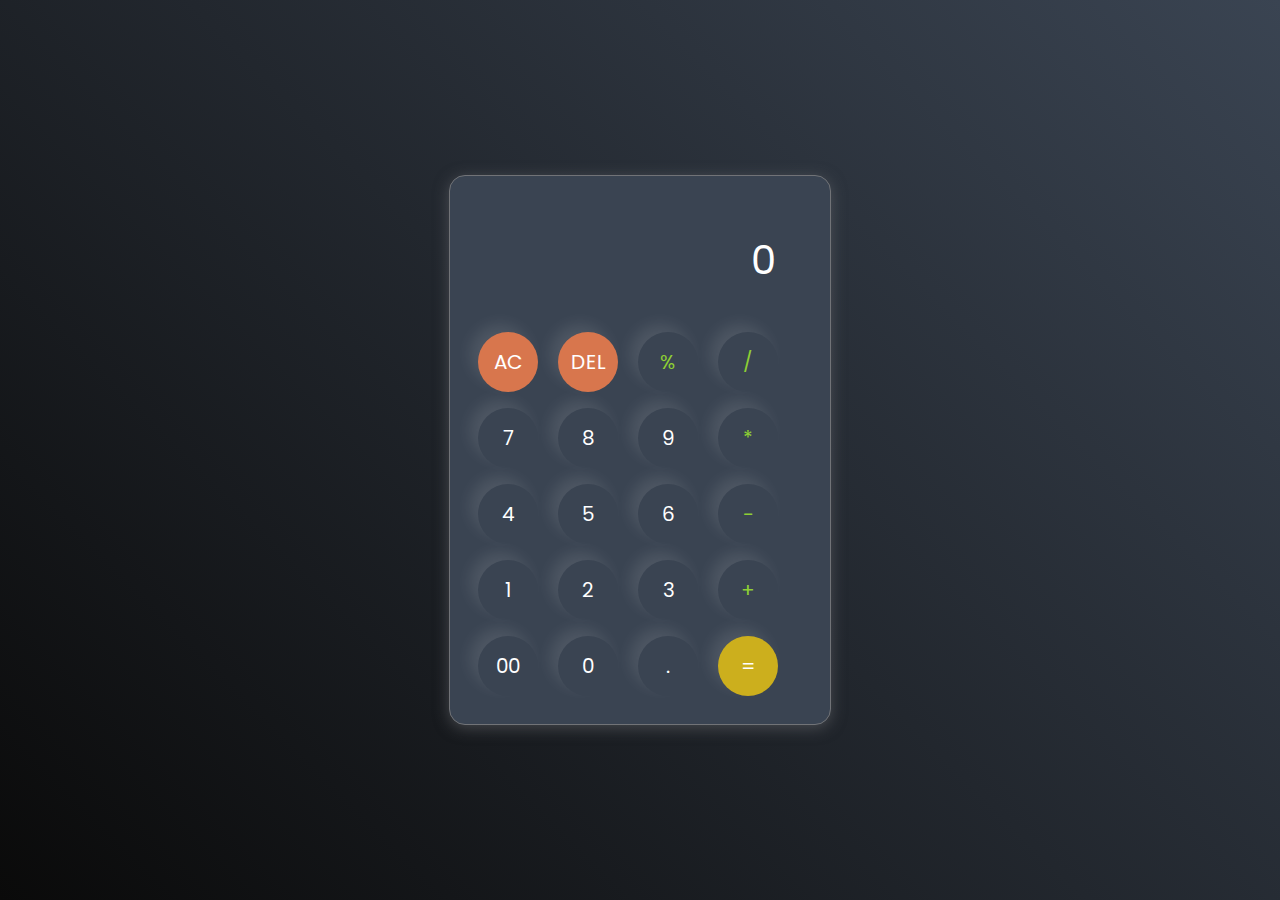
<file: TASK1/index.html>
<!DOCTYPE html>
<html lang="en">
<head>
    <meta charset="UTF-8">
    <meta name="viewport" content="width=device-width, initial-scale=1.0">
    <title>Calculator</title>
    <link rel="stylesheet" href="./style.css">
</head>
<body>
    
<div class="calculator">
    <input type="text" placeholder="0" id="inputbox">
    <div>
        <button class="extra">AC</button>
        <button class="extra">DEL</button>
        <button class="operator">%</button>
        <button class="operator">/</button>
    </div>
    <div>
        <button>7</button>
        <button>8</button>
        <button>9</button>
        <button class="operator">*</button>
    </div>
    <div>
        <button>4</button>
        <button>5</button>
        <button>6</button>
        <button class="operator">-</button>
    </div>
    <div>
        <button>1</button>
        <button>2</button>
        <button>3</button>
        <button class="operator">+</button>
    </div>
    <div>
        <button>00</button>
        <button>0</button>
        <button>.</button>
        <button class="equal">=</button>
    </div>
</div>


<script src="./script.js"></script>
</body>
</html>
</file>
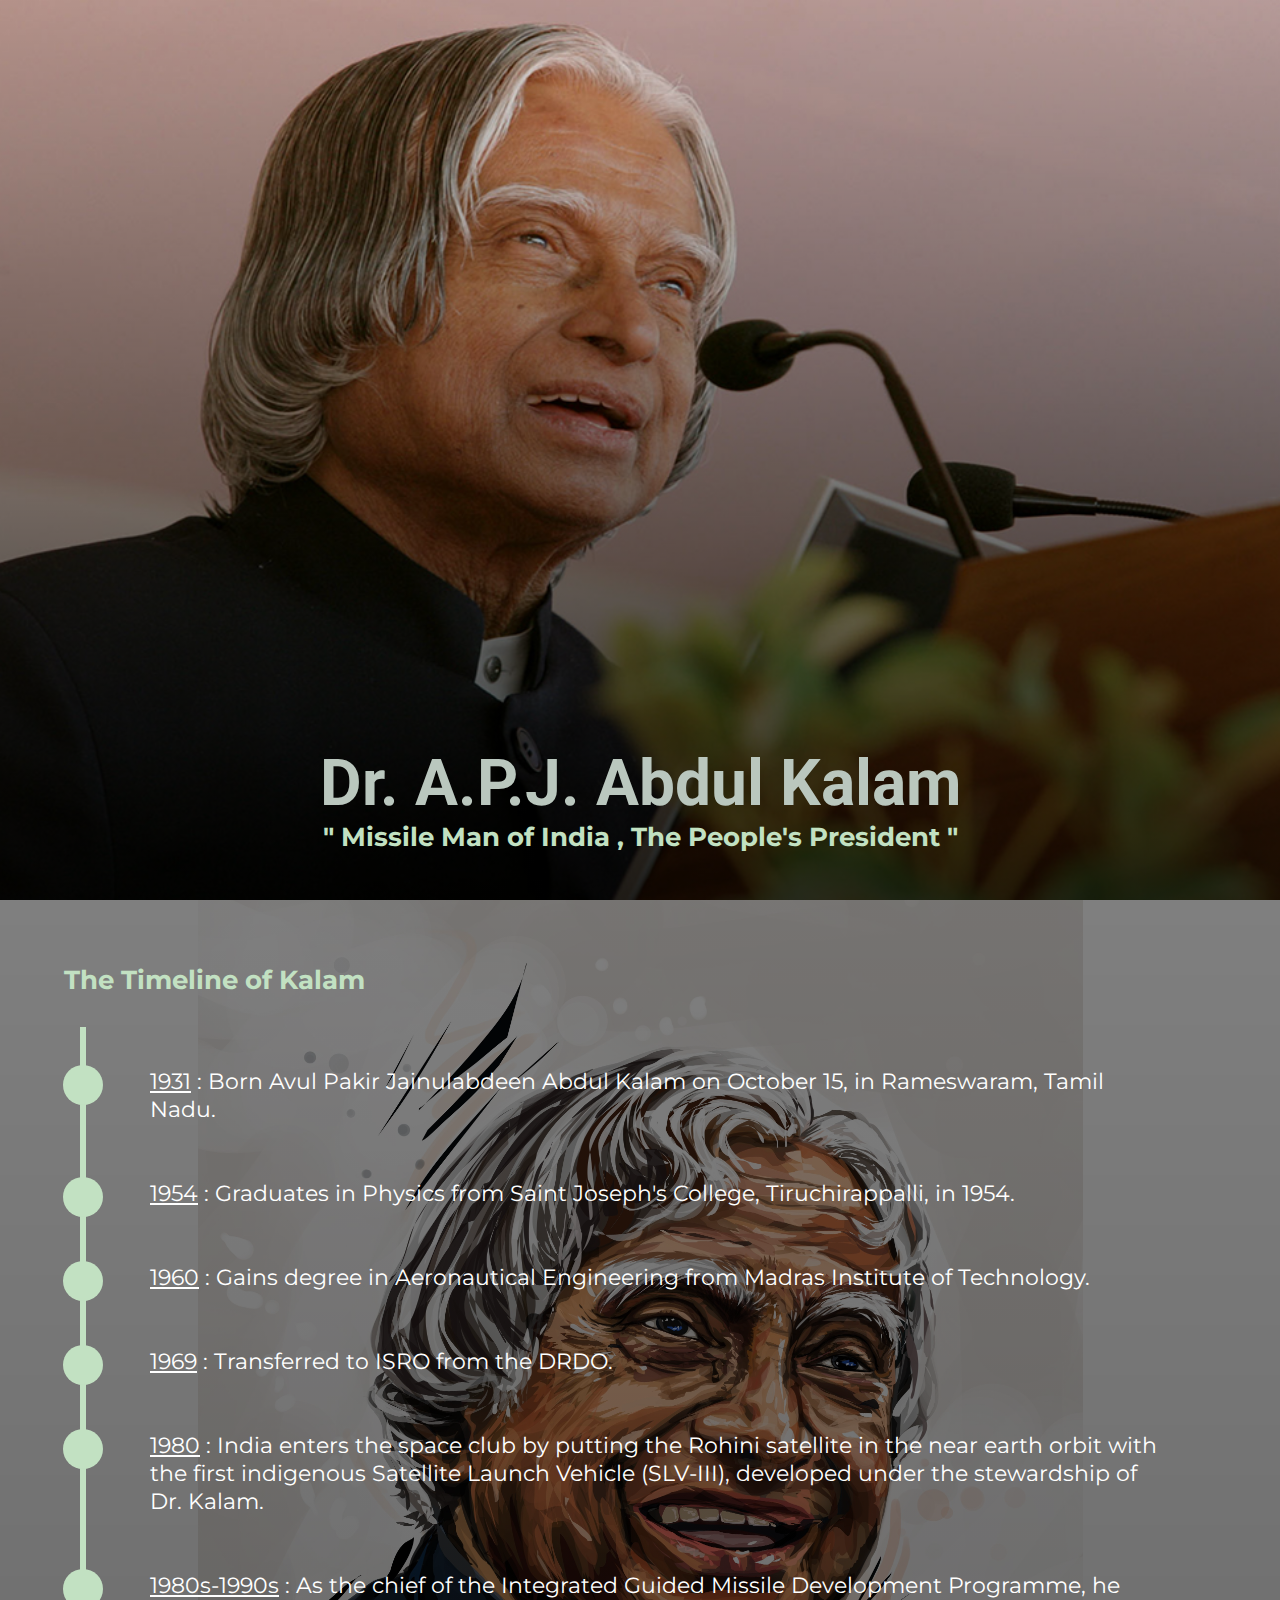
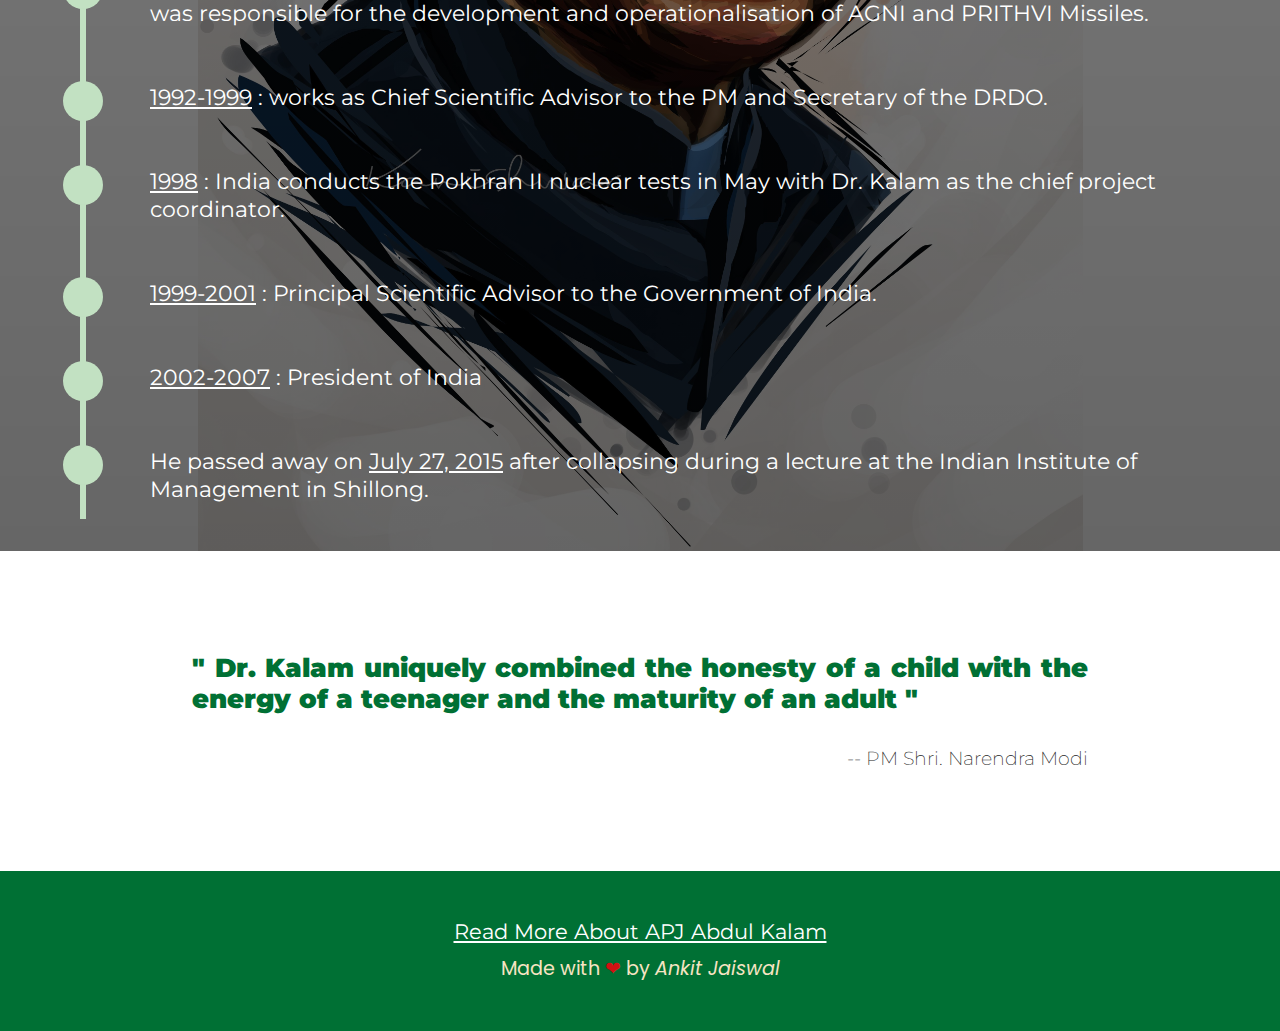
<file: TASK2/index.html>
<!DOCTYPE html>
<html lang="en">

<head>
    <meta charset="UTF-8">
    <meta name="description" content="Tribute Page - Dr. A.P.J. Abdul Kalam">
    <meta name="keywords" content="tribute page , abdul kalam, kalam, essay on kalam , Tribute Page - Dr. A.P.J. Abdul Kalam, tribute to abdul kalam , APJ kalam , github pages, demo website, projects using html and css only, short description about abdul kalam">
    <meta http-equiv="X-UA-Compatible" content="IE=edge">
    <meta name="author" content="Priyanshu Trivedi">
    <meta name="viewport" content="width=device-width, initial-scale=1.0">
    <title>Tribute Page - Dr. A.P.J. Abdul Kalam</title>
    <link rel="stylesheet" href="style.css">
    <link rel="stylesheet" href="responsive.css">
</head>

<body>
    <header class="hero-section flex">
        <!-- <img src="images/Announcements.jpg" alt=""> -->
        <div class="hero-section-content flex">
            <h1 class="main-heading">Dr. A.P.J. Abdul Kalam</h1>
            <h2 class="sub-heading">" Missile Man of India , The People's President "</h2>
        </div>
    </header>
    <main>
        <section class="container timeline">
            <h2 class="sub-heading timeline-heading">The Timeline of Kalam</h2>
            <ul class="timeline-content flex">
                <li>
                    <p><a href="https://en.wikipedia.org/wiki/A._P._J._Abdul_Kalam#:~:text=Avul%20Pakir%20Jainulabdeen%20Abdul%20Kalam%20was,and%20one%20sister%20in%20his%20family." target="_blank">1931</a> : Born Avul Pakir Jainulabdeen Abdul Kalam on October 15, in Rameswaram, Tamil Nadu.</p>
                </li>
                <li>
                    <p><a href="https://en.wikipedia.org/wiki/A._P._J._Abdul_Kalam#:~:text=In%20his%20school,of%20Technology." target="_blank">1954</a> : Graduates in Physics from Saint Joseph's College, Tiruchirappalli, in 1954.</p>
                </li>
                <li>
                    <p><a href="https://en.wikipedia.org/wiki/A._P._J._Abdul_Kalam#:~:text=After%20graduating%20from,Service%20(DRDS)." target="_blank">1960</a> : Gains degree in Aeronautical Engineering from Madras Institute of Technology.</p>
                </li>
                <li>
                    <p><a href="https://en.wikipedia.org/wiki/A._P._J._Abdul_Kalam#:~:text=He%20started%20his,Organisation%20(ISRO)" target="_blank">1969</a> : Transferred to ISRO from the DRDO.</p>
                </li>
                <li>
                    <p><a href="https://en.wikipedia.org/wiki/A._P._J._Abdul_Kalam#:~:text=he%20was%20the%20project%20director%20of%20India%27s%20first%20Satellite%20Launch%20Vehicle%20(SLV%2DIII)%20which%20successfully%20deployed%20the%20Rohini%20satellite%20in%20near%2Dearth%20orbit%20in%20July%201980" target="_blank">1980</a> : India enters the space club by putting the Rohini satellite in the near earth orbit with
                        the first indigenous Satellite Launch Vehicle (SLV-III), developed under the stewardship of Dr.
                        Kalam.</p>
                </li>
                <li>
                    <p><a href="https://en.wikipedia.org/wiki/A._P._J._Abdul_Kalam#:~:text=Kalam%20played%20a%20major%20part%20in%20developing%20many%20missiles%20under%20the%20mission%20including%20Agni%2C%20an%20intermediate%20range%20ballistic%20missile%20and%20Prithvi%2C%20the%20tactical%20surface%2Dto%2Dsurface%20missile%2C%20although%20the%20projects%20have%20been%20criticised%20for%20mismanagement%20and%20cost%20and%20time%20overruns." target="_blank">1980s-1990s</a> : As the chief of the Integrated Guided Missile Development Programme, he was
                        responsible for the development and operationalisation of AGNI and PRITHVI Missiles.</p>
                </li>
                <li>
                    <p><a href="https://en.wikipedia.org/wiki/A._P._J._Abdul_Kalam#:~:text=Kalam%20served%20as,known%20nuclear%20scientist." target="_blank">1992-1999</a> : works as Chief Scientific Advisor to the PM and Secretary of the DRDO.</p>
                </li>
                <li>
                    <p><a href="https://en.wikipedia.org/wiki/A._P._J._Abdul_Kalam#:~:text=In%201998%2C%20along%20with%20cardiologist%20Soma%20Raju%2C%20Kalam%20developed%20a%20low%20cost%20coronary%20stent%2C%20named%20the%20%22Kalam%2DRaju%20Stent%22.%5B36%5D%5B37%5D%20In%202012%2C%20the%20duo%20designed%20a%20rugged%20tablet%20computer%20for%20health%20care%20in%20rural%20areas%2C%20which%20was%20named%20the%20%22Kalam%2DRaju%20Tablet%22." target="_blank">1998</a> : India conducts the Pokhran II nuclear tests in May with Dr. Kalam as the chief project
                        coordinator.</p>
                </li>
                <li>
                    <p><a href="https://en.wikipedia.org/wiki/A._P._J._Abdul_Kalam#:~:text=Kalam%20served%20as%20the%20Chief%20Scientific%20Adviser%20to%20the%20Prime%20Minister%20and%20Secretary%20of%20the%20Defence%20Research%20and%20Development%20Organisation%20from%20July%201992%20to%20December%201999." target="_blank">1999-2001</a> : Principal Scientific Advisor to the Government of India.</p>
                </li>
                <li>
                    <p><a href="https://en.wikipedia.org/wiki/A._P._J._Abdul_Kalam#:~:text=Kalam%20served%20as%20the%2011th%20president%20of%20India%2C%20succeeding%20K.%20R.%20Narayanan.%20He%20won%20the%202002%20presidential%20election%20with%20an%20electoral%20vote%20of%20922%2C884%2C%20surpassing%20the%20107%2C366%20votes%20won%20by%20Lakshmi%20Sahgal.%20His%20term%20lasted%20from%2025%20July%202002%2C%20to%2025%20July%202007." target="_blank">2002-2007</a> : President of India</p>
                </li>
                <li>
                    <p>He passed away on <a href="https://en.wikipedia.org/wiki/A._P._J._Abdul_Kalam#:~:text=On%2027%20July%202015%2C%20Kalam,guy!%20Are%20you%20doing%20well%3F%22" target="_blank">July 27, 2015</a> after collapsing during a lecture at the Indian Institute of
                        Management in Shillong.</p>
                </li>
            </ul>
        </section>
    </main>

    <section class="container quote-section flex">
        <p class="quote-text quotefont">
            " Dr. Kalam uniquely combined the honesty of a child with the energy of a teenager and the maturity of an
            adult "<span>-- PM Shri. Narendra Modi</span>
        </p>
    </section>
    <footer class="footer flex">
        <div class="footer-content ">
            <a class="read-more" href="https://en.wikipedia.org/wiki/A._P._J._Abdul_Kalam" target="_blank">Read More About APJ Abdul
                Kalam</a>
            <p class="copyright">Made with <span>&#10084;</span> by <em>Ankit Jaiswal</em> </p>
        </div>
    </footer>

</body>

</html>
</file>
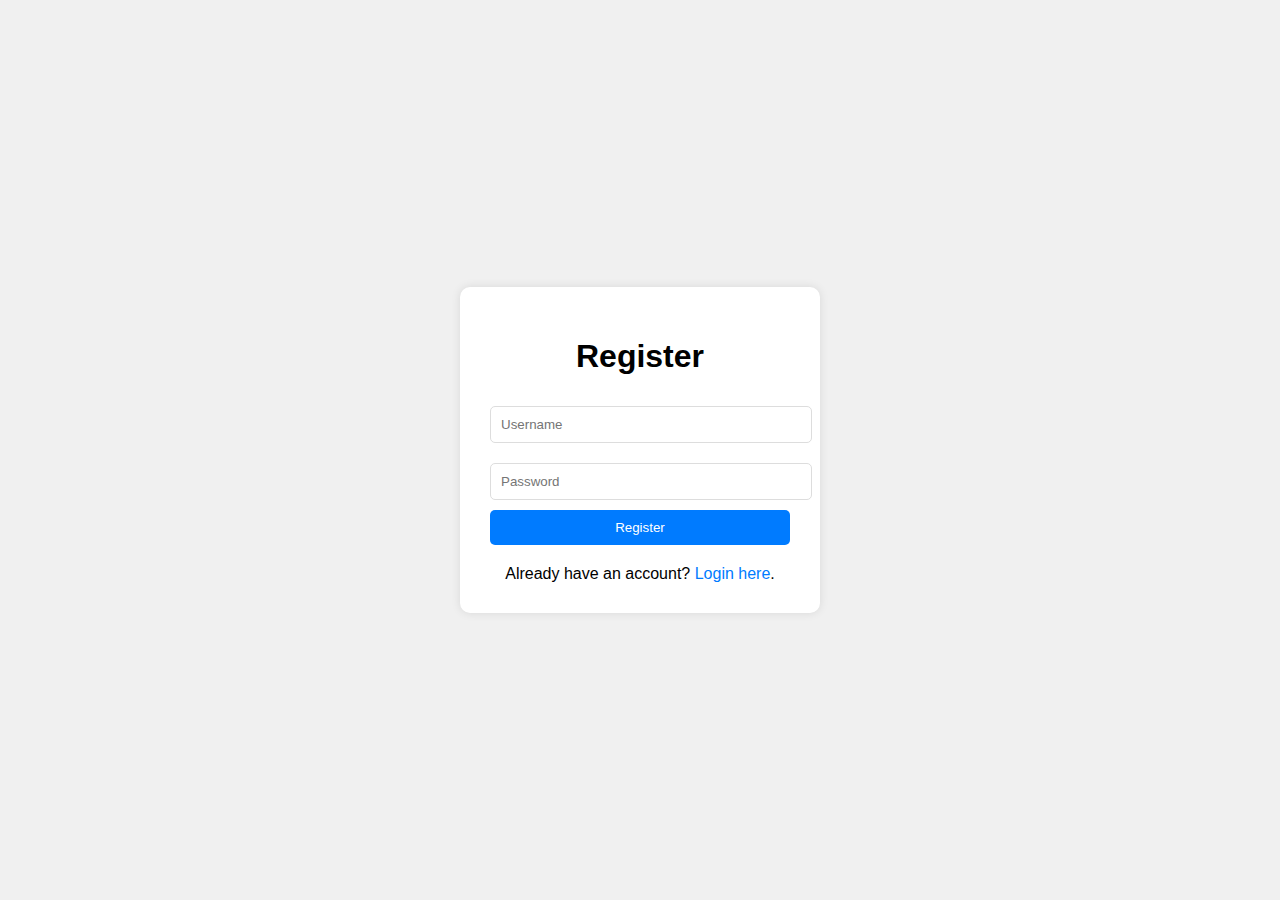
<file: TASK4/index.html>
<!DOCTYPE html>
<html lang="en">

<head>
    <meta charset="UTF-8">
    <meta http-equiv="X-UA-Compatible">
    <meta name="viewport">
    <link rel="stylesheet" href="style.css">
    <title>Register</title>
</head>

<body>
    <div class="container">
        <h1>Register</h1>
        <form id="registerForm">
            <input type="text" id="username" placeholder="Username" required>
            <input type="password" id="password" placeholder="Password" required>
            <button type="submit">Register</button>
        </form>
        <p>Already have an account? <a href="login.html">Login here</a>.</p>
    </div>
    <script src="script.js"></script>
</body>

</html>
</file>
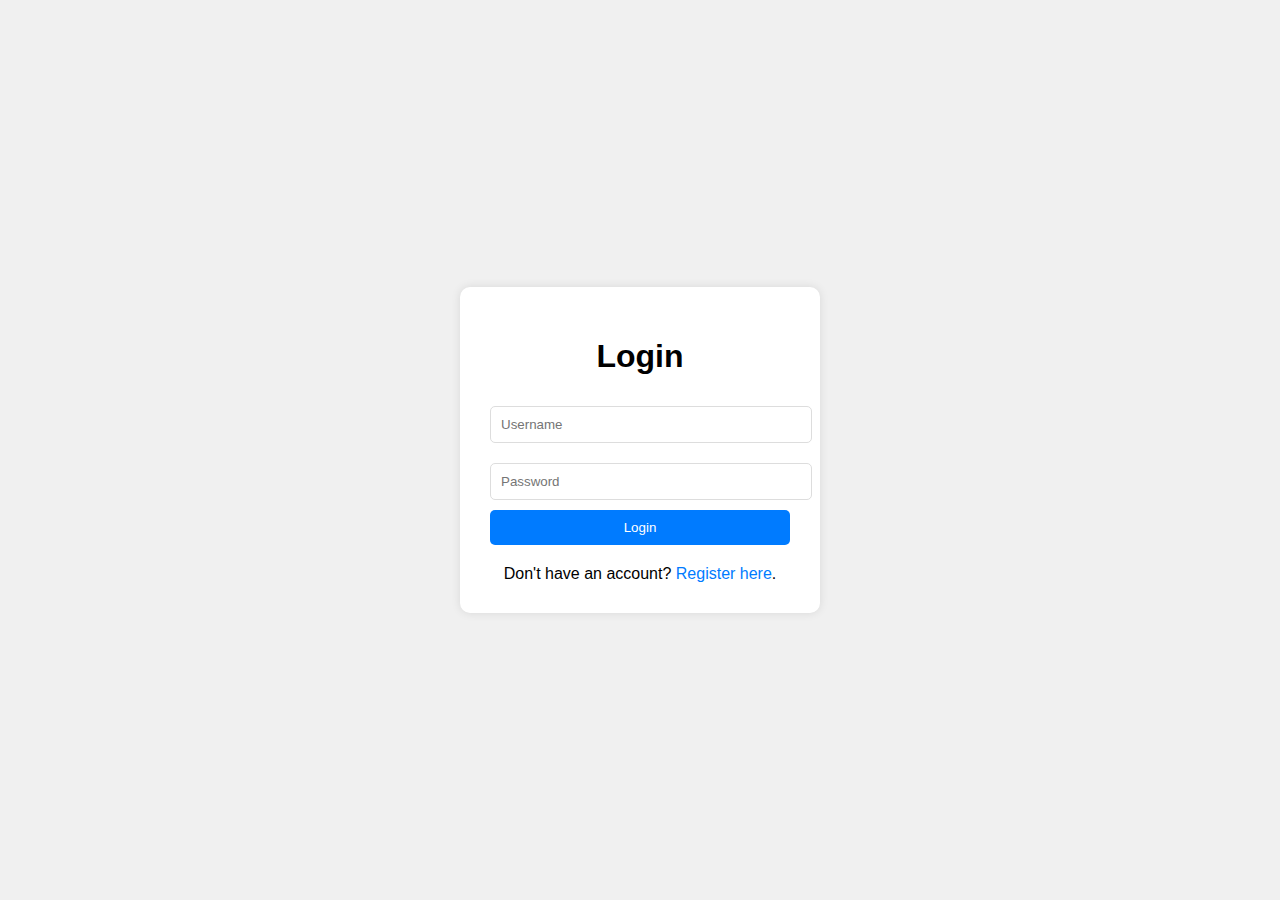
<file: TASK4/login.html>
<!DOCTYPE html>
<html lang="en">
<head>
    <meta charset="UTF-8">
    <meta http-equiv="X-UA-Compatible" content="IE=edge">
    <meta name="viewport" content="width=device-width, initial-scale=1.0">
    <link rel="stylesheet" href="style.css">
    <title>Login</title>
</head>
<body>
    <div class="container">
        <h1>Login</h1>
        <form id="loginForm">
            <input type="text" id="loginUsername" placeholder="Username" required>
            <input type="password" id="loginPassword" placeholder="Password" required>
            <button type="submit">Login</button>
        </form>
        <p>Don't have an account? <a href="index.html">Register here</a>.</p>
    </div>
    <script src="script.js"></script>
</body>
</html>
</file>
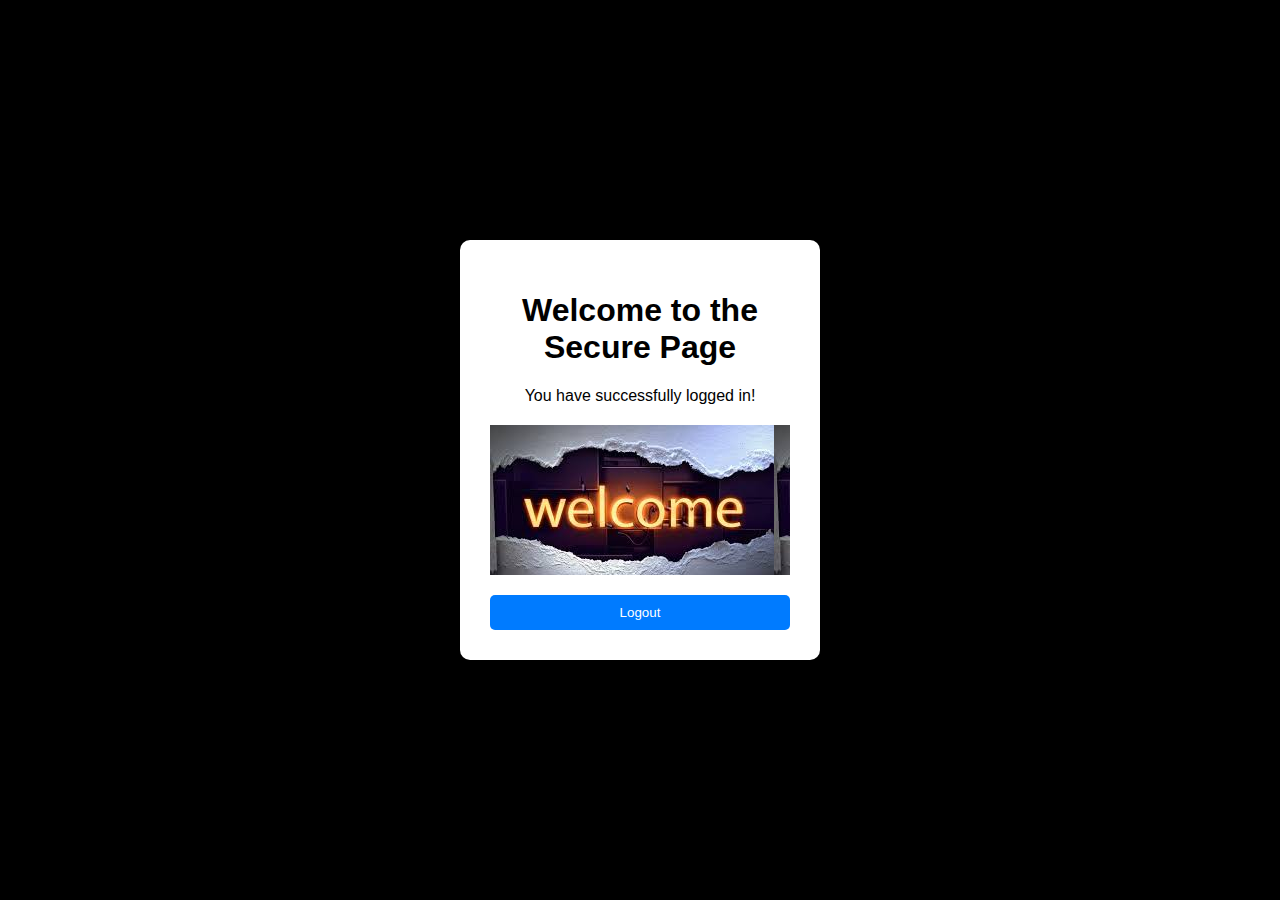
<file: TASK4/secure.html>
<!DOCTYPE html>
<html lang="en">
<head>
    <meta charset="UTF-8">
    <meta http-equiv="X-UA-Compatible" content="IE=edge">
    <meta name="viewport" content="width=device-width, initial-scale=1.0">
    <link rel="stylesheet" href="style.css">
    <title>Secure Page</title>
</head>
<body class="secBody">
    <div class="container">
        <h1>Welcome to the Secure Page</h1>
        <p>You have successfully logged in!</p>
        <div class="image-placeholder">
        </div>
        <button onclick="logout()">Logout</button>
    </div>
    <script src="script.js"></script>
</body>
</html>
</file>
<file: TASK1/style.css>
@import url('https://fonts.googleapis.com/css2?family=Poppins:wght@500&display=swap');

*{
    margin: 0;
    padding: 0;
    box-sizing: border-box;
    font-family: 'Poppins', sans-serif;
}

body{
    width: 100%;
    height: 100vh;
    display: flex;
    justify-content: center;
    align-items: center;
    background: linear-gradient(45deg, #0a0a0a, #3a4452);
 
}

.calculator{
    border: 1px solid #717377;
    padding: 20px;
    border-radius: 16px;
    background: #3a4452;
    box-shadow: 0px 3px 15px rgba(113, 115, 119, 0.5);
}

input{
    width: 320px;
    border: none;
    padding: 24px;
    margin: 10px;
    background: transparent;
    box-shadow: 0px 3px 15px rgbs(84, 84, 84, 0.1);
    font-size: 40px;
    text-align: right;
    color: white;

    cursor: pointer;
}

input::placeholder{
    color: #fff;
}

button{
    border: none;
    width:60px ;
    height: 60px;
    margin: 8px;
    border-radius: 50%;
    background: transparent;
    color: #fff;
    font-size: 20px;
    box-shadow: -8px -8px 15px rgba(255, 255, 255, 0.1);
    cursor: pointer;
}

.equal{
    background-color: rgb(204, 175, 29);
}

.operator{
    color: rgb(142, 207, 52);
}

.extra{
    background-color: #d8764d;
}
</file>
<file: TASK2/style.css>
@import url('https://fonts.googleapis.com/css2?family=Bebas+Neue&family=Montserrat&family=Orbitron&family=Oswald:wght@300&family=Poppins:wght@400;700&family=Roboto:wght@400;700&family=Teko:wght@300&display=swap');

/* font-family: 'Bebas Neue', cursive;
font-family: 'Montserrat', sans-serif;
font-family: 'Orbitron', sans-serif;
font-family: 'Oswald', sans-serif;
font-family: 'Poppins', sans-serif;
font-family: 'Roboto', sans-serif;
font-family: 'Teko', sans-serif; */

:root {
    --primary-text-color: #BAC7BE;
    --secondary-text-color: #C2E1C2;
    --inline-padding: 2rem;
    --inline-margin: 3rem;
}


* {
    margin: 0;
    padding: 0;
    box-sizing: border-box;
}


body {
    font-family: 'Poppins', sans-serif;
    /* text-shadow: 2px 7px 5px rgba(0,0,0,0.3), 
    0px -4px 10px rgba(49, 49, 49, 0.3); */
}

/* Utility Classes start*/
.container {
    max-width: 1440px;
    min-width: 500px;
    margin-inline: auto;
    padding: var(--inline-padding);
}

.main-heading {
    font-size: 4rem;
    color: var(--primary-text-color);
    font-family: 'Roboto', sans-serif;
}

.sub-heading {
    font-size: 1.6rem;
    color: var(--secondary-text-color);
    font-family: 'Montserrat', sans-serif;
}



li {
    font-size: 1.4rem;
    font-family: 'Montserrat', sans-serif;
    color: rgb(255, 255, 255);
}

.quotefont {
    font-family: 'Montserrat', sans-serif;
    color: #007034;
    font-weight: 900;
    font-size: 1.6rem;
}

.flex {
    display: flex;
    align-items: center;
    justify-content: center;
}

ul {
    list-style: none;
}

a {
    color: #ffffff;
    font-family: 'Montserrat', sans-serif;
}


/* Utility Classes end*/




.hero-section {
    min-height: 100vh;
    min-width: 95vw;
    align-items: end;
    background: linear-gradient(rgb(0, 0, 0, 0.1), rgb(0, 0, 0, 0.8)), url(images/Announcements.jpg) no-repeat center center/cover;
    background-size: cover;
    background-position: top;
    /* background-attachment: fixed; */
}

.hero-section-content {
    flex-direction: column;
    margin-bottom: 3rem;
    text-align: center;
}

.timeline {
    background: linear-gradient(rgb(0, 0, 0, 0.5), rgb(0, 0, 0, 0.6)), url(images/wp6598927-a-p-j-abdul-kalam-wallpapers.jpg) no-repeat center center/cover;
    background-blend-mode: darken;
    background-size: contain;
    background-position: center;
}

.timeline-heading {
    padding: 2rem;
}

.timeline-content {
    min-height: 100%;
    flex-direction: column;
    align-items: flex-start;
    border-left: 6px solid var(--secondary-text-color);
    padding-inline: var(--inline-padding);
    margin-inline: var(--inline-margin);
}

.timeline-content li {
    padding-left: 2rem;
    padding-bottom: 1rem;
}

li::before {
    display: block;
    content: " ";
    position: relative;
    top: 2.35rem;
    left: -5.45rem;
    height: 2.5rem;
    width: 2.5rem;
    background-color: var(--secondary-text-color);
    border-radius: 50%;
}

.quote-section {
    min-height: 20rem;
    background-color: #ffffff;
    flex-direction: column;
    text-align: justify;
}

.quote-text {
    margin-inline: 10rem;

}

.quote-text span {
    display: block;
    text-align: right;
    margin-top: 2rem;
    font-size: 1.2rem;
    font-weight: 200;
    color: #242424;
}

.footer {
    min-height: 10rem;
    background-color: #007034;
    text-align: center;
}

.read-more {
    font-size: 1.3rem;
}

.copyright {
    margin-top: 0.5rem;
    color: #f6e4c2;
    font-size: 1.2rem;
}

.copyright span {
    color: #cf1212;
}
</file>
<file: TASK2/responsive.css>
@media (width >=1024px) {
    /* code  */
}

@media only screen and (max-width: 1024px) {
    :root {
        --inline-padding: 1.5rem;
        --inline-margin: 2.5rem;
    }
    /* utility classes start  */
    .main-heading {
        font-size: 3rem;
    }

    .sub-heading {
        font-size: 1.2rem;
    }

    li {
        font-size: 1.2rem;
    }

    .quotefont {
        font-size: 1.3rem;
    }
    /* utility classes end  */

    .timeline {
        background-size: cover;
    }

    .timeline-content li {
        padding-left: 1.5rem;
        padding-bottom: 0.8rem;
    }

    li::before {
        top: 2.1rem;
        left: -4.5rem;
        height: 2.5rem;
        width: 2.5rem;
    }

    .quote-text {
        margin-inline: 5rem;
    }

    .quote-text span {
        margin-top: 1.8rem;
        font-size: 1.1rem;
    }

    .read-more {
        font-size: 1.2rem;
    }

    .copyright {
        font-size: 1.1rem;
    }


}

@media only screen and (max-width: 768px) {
    :root {
        --inline-padding: 0.5rem;
        --inline-margin: 0.5rem;
    }

    /* utility classes start  */

    .container {
        min-width: 300px;
        padding: var(--inline-padding);
    }

    .main-heading {
        font-size: 2.5rem;
    }

    .sub-heading {
        font-size: 1.05rem;
    }

    li {
        font-size: 1rem;
    }
    .quotefont {
        font-size: 1.1rem;
    }

    /* utility classes end  */

    .hero-section {
        min-height: 80vh;
        background-position: top center;
    }

    .hero-section-content {
        margin-bottom: 1.5rem;
    }

    

    .timeline-heading {
        padding: 1.5rem 1rem;
    }

    .timeline-content {
        border-left: 3px solid var(--secondary-text-color);
        ;
    }

    .timeline-content li {
        padding-left: 1rem;
        padding-bottom: 0;
    }

    li::before {
        top: 1.35rem;
        left: -2.35rem;
        height: 1.5rem;
        width: 1.5rem;
    }
    .quote-section{
        min-height: 15rem;
    }
    .quote-text {
        margin-inline: 1rem;
    }

    .quote-text span {
        margin-top: 1.8rem;
        font-size: 1rem;
    }
    .footer{
        min-height: 8rem;
    }
    .read-more {
        font-size: 1rem;
    }

    .copyright {
        margin-top: 0.3rem;
        font-size: 0.9rem;
    }


}

@media only screen and (max-width : 500px) {
    /* Utility Classes start*/
    .main-heading {
        font-size: 1.5rem;
    }
    .sub-heading {
        font-size: 0.8rem;
    }

    li {
        font-size: 0.8rem;
    }
    .quotefont {
        font-size: 0.8rem;
    }

    /* utility classes end  */
    .hero-section {
        min-height: 40vh;
        background-position: top center;
    }

    .hero-section-content {
        margin-bottom: 1rem;
    }
    .timeline-heading{
        padding: 0.8rem 0.5rem;
    }
    .timeline-content {
        border-left: 2px solid var(--secondary-text-color);
    }

    .timeline-content li {
        padding-left: 0.5rem;
        padding-bottom: 0;
    }
    li::before {
        top: 0.95rem;
        left: -1.5rem;
        height: 0.9rem;
        width: 0.9rem;
    }
    .quote-section{
        min-height: 10rem;
    }
    .quote-text {
        margin-inline: 0.5rem;
    }

    .quote-text span {
        margin-top: 0.6rem;
        font-size: 0.7rem;
    }
    .footer{
        min-height: 7rem;
    }
    .read-more {
        font-size: 0.8rem;
    }

    .copyright {
        margin-top: 0.15rem;
        font-size: 0.75rem;
    }
}




/* 
@media (400px <= width <= 1000px) {
    .footer{
        background-color: orange;
    }
} */
</file>
<file: TASK4/style.css>
body {
    font-family: Arial, sans-serif;
    background-color: #f0f0f0;
    display: flex;
    justify-content: center;
    align-items: center;
    height: 100vh;
    margin: 0;
}

.secBody{
    background-size: cover;
    background-color: black;
}

.container {
    background-color: white;
    padding: 30px;
    border-radius: 10px;
    box-shadow: 0 0 10px rgba(0, 0, 0, 0.1);
    text-align: center;
    width: 300px;
}

input {
    width: 100%;
    padding: 10px;
    margin: 10px 0;
    border: 1px solid #ddd;
    border-radius: 5px;
}

button {
    width: 100%;
    padding: 10px;
    background-color: #007BFF;
    color: white;
    border: none;
    border-radius: 5px;
    cursor: pointer;
}

button:hover {
    background-color: #0056b3;
}

p {
    margin: 20px 0 0;
}

a {
    color: #007BFF;
    text-decoration: none;
}

a:hover {
    text-decoration: underline;
}

.image-placeholder {
    width: 100%;
    height: 150px;
    background-color: #e0e0e0;
    margin: 20px 0;
    display: flex;
    justify-content: center;
    align-items: center;
    background-image:url(welcome.jpeg);
}
</file>
